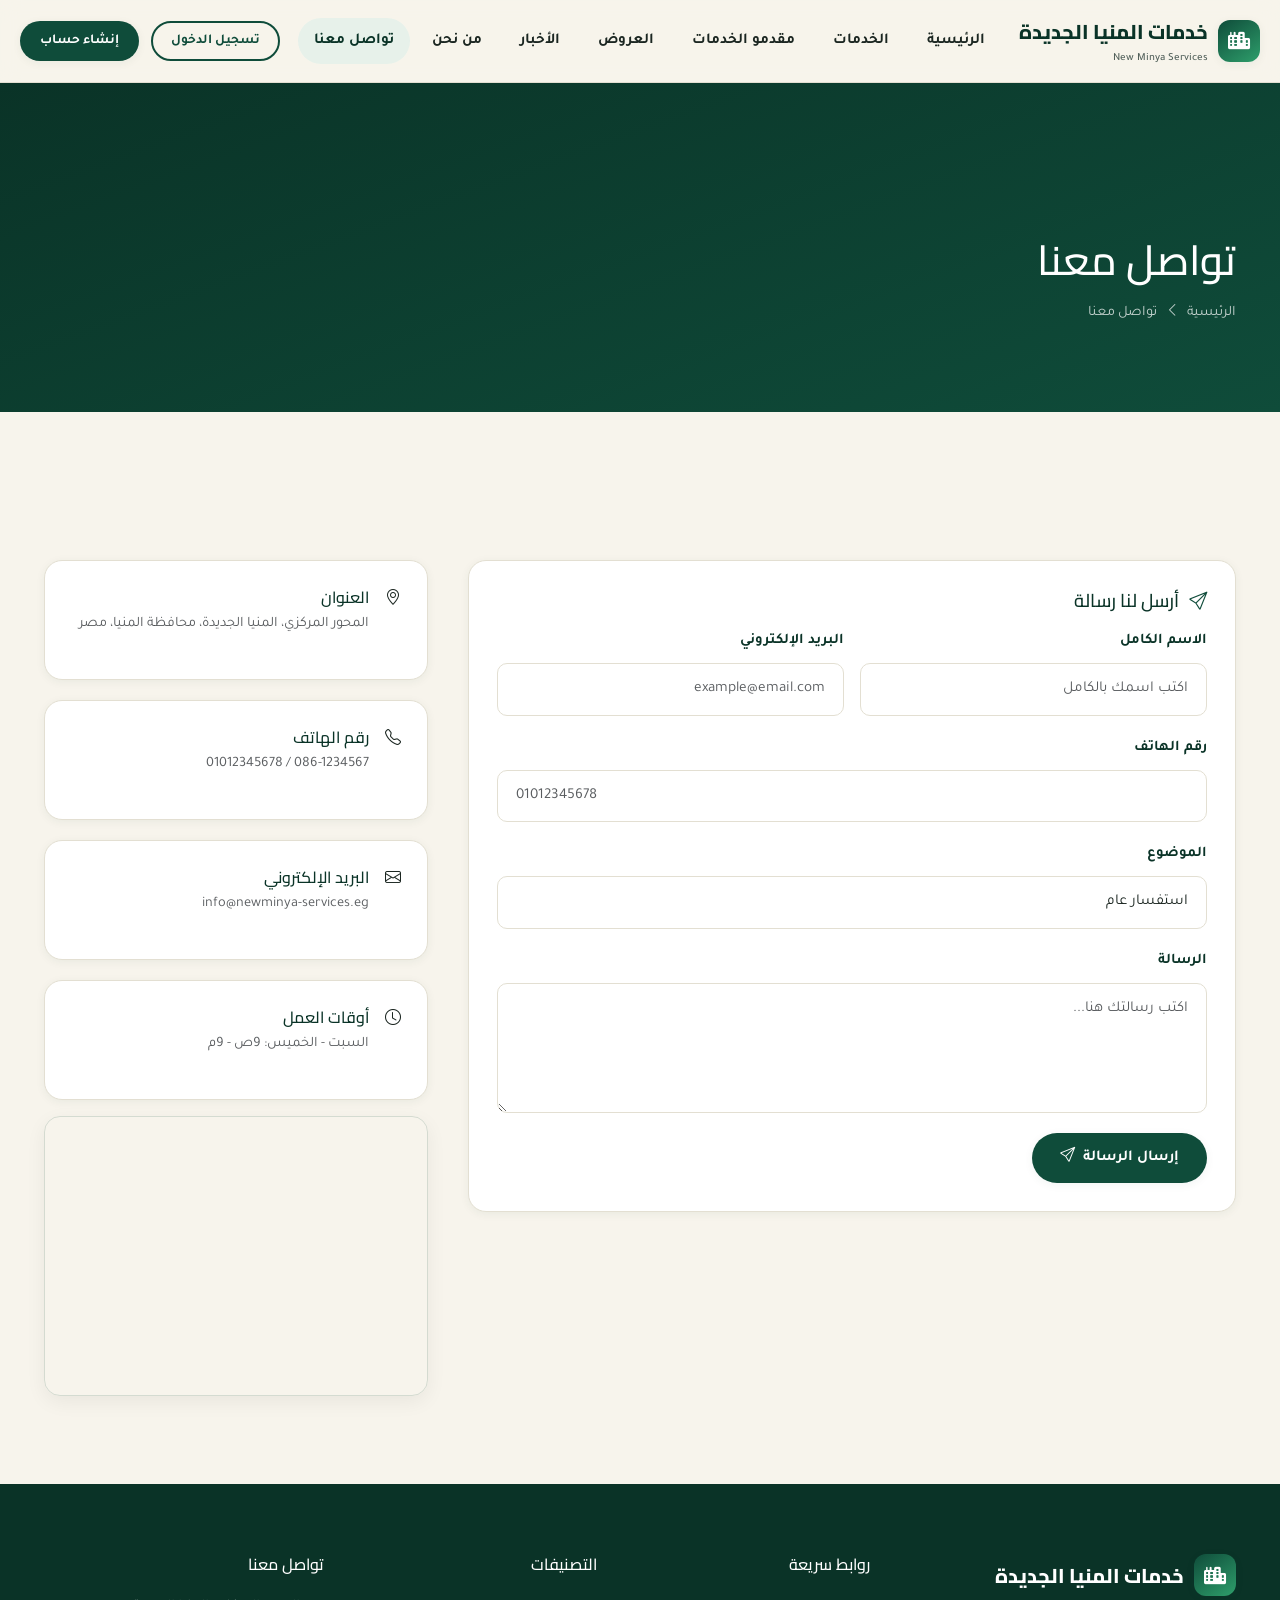
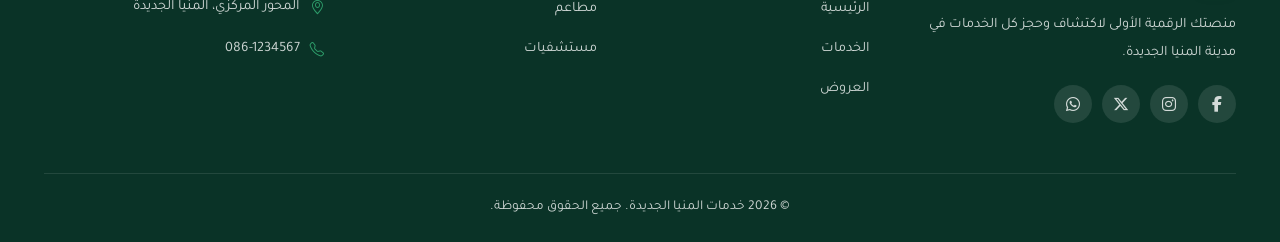
<file: contact.html>
<!DOCTYPE html>
<html lang="ar" dir="rtl">
<head>
<meta charset="UTF-8">
<meta name="viewport" content="width=device-width, initial-scale=1.0">
<title>تواصل معنا | خدمات المنيا الجديدة</title>
<link href="https://cdn.jsdelivr.net/npm/bootstrap@5.3.3/dist/css/bootstrap.min.css" rel="stylesheet">
<link rel="stylesheet" href="https://cdn.jsdelivr.net/npm/bootstrap-icons@1.11.3/font/bootstrap-icons.min.css">
<link rel="stylesheet" href="https://cdnjs.cloudflare.com/ajax/libs/font-awesome/6.5.2/css/all.min.css">
<link rel="stylesheet" href="css/style.css">
<link rel="stylesheet" href="css/responsive.css">
</head>
<body>

<div id="page-loader"><div class="loader-palm"></div></div>

<header class="site-header">
  <div class="container navbar">
    <a href="index.html" class="brand"><span class="brand-mark"><i class="fa-solid fa-city"></i></span><span>خدمات المنيا الجديدة<small>New Minya Services</small></span></a>
    <nav class="nav-links">
      <a href="index.html">الرئيسية</a>
      <a href="services.html">الخدمات</a>
      <a href="providers.html">مقدمو الخدمات</a>
      <a href="offers.html">العروض</a>
      <a href="news.html">الأخبار</a>
      <a href="about.html">من نحن</a>
      <a href="contact.html" class="active">تواصل معنا</a>
    </nav>
    <div class="nav-actions">
      <a href="login.html" class="btn btn-outline btn-sm d-none d-md-inline-flex">تسجيل الدخول</a>
      <a href="register.html" class="btn btn-primary btn-sm d-none d-md-inline-flex">إنشاء حساب</a>
      <button class="nav-toggle"><i class="bi bi-list"></i></button>
    </div>
  </div>
</header>

<section class="page-header">
  <div class="container">
    <h1>تواصل معنا</h1>
    <div class="breadcrumb"><a href="index.html">الرئيسية</a> <i class="bi bi-chevron-left"></i> <span>تواصل معنا</span></div>
  </div>
</section>

<section>
  <div class="container">
    <div class="details-info-grid">

      <div>
        <div class="info-block" data-reveal>
          <h3><i class="bi bi-send"></i> أرسل لنا رسالة</h3>
          <form id="contactForm" novalidate>
            <div class="row g-3">
              <div class="col-md-6">
                <div class="form-group">
                  <label>الاسم الكامل</label>
                  <input type="text" class="form-control" placeholder="اكتب اسمك بالكامل" required>
                </div>
              </div>
              <div class="col-md-6">
                <div class="form-group">
                  <label>البريد الإلكتروني</label>
                  <input type="email" class="form-control" placeholder="example@email.com" required>
                </div>
              </div>
            </div>
            <div class="form-group">
              <label>رقم الهاتف</label>
              <input type="tel" class="form-control" placeholder="01012345678">
            </div>
            <div class="form-group">
              <label>الموضوع</label>
              <select class="form-control">
                <option>استفسار عام</option>
                <option>مشكلة تقنية</option>
                <option>طلب انضمام كمقدم خدمة</option>
                <option>شكوى</option>
              </select>
            </div>
            <div class="form-group">
              <label>الرسالة</label>
              <textarea class="form-control" placeholder="اكتب رسالتك هنا..." required></textarea>
            </div>
            <button type="submit" class="btn btn-primary">إرسال الرسالة <i class="bi bi-send"></i></button>
          </form>
        </div>
      </div>

      <div>
        <div class="contact-info-card" data-reveal>
          <span class="icon-wrap"><i class="bi bi-geo-alt"></i></span>
          <div>
            <h4 style="font-size:1rem;margin-bottom:4px">العنوان</h4>
            <p class="text-muted" style="font-size:.9rem">المحور المركزي، المنيا الجديدة، محافظة المنيا، مصر</p>
          </div>
        </div>
        <div class="contact-info-card" data-reveal>
          <span class="icon-wrap"><i class="bi bi-telephone"></i></span>
          <div>
            <h4 style="font-size:1rem;margin-bottom:4px">رقم الهاتف</h4>
            <p class="text-muted" style="font-size:.9rem">086-1234567 / 01012345678</p>
          </div>
        </div>
        <div class="contact-info-card" data-reveal>
          <span class="icon-wrap"><i class="bi bi-envelope"></i></span>
          <div>
            <h4 style="font-size:1rem;margin-bottom:4px">البريد الإلكتروني</h4>
            <p class="text-muted" style="font-size:.9rem">info@newminya-services.eg</p>
          </div>
        </div>
        <div class="contact-info-card mb-0" data-reveal>
          <span class="icon-wrap"><i class="bi bi-clock"></i></span>
          <div>
            <h4 style="font-size:1rem;margin-bottom:4px">أوقات العمل</h4>
            <p class="text-muted" style="font-size:.9rem">السبت - الخميس: 9ص - 9م</p>
          </div>
        </div>

        <div class="map-box mt-3" data-reveal>
          <iframe
            src="https://www.google.com/maps?q=New+Minya+City,+Minya,+Egypt&hl=ar&z=13&output=embed"
            title="موقع المنيا الجديدة على الخريطة"
            width="100%" height="100%" style="border:0"
            allowfullscreen loading="lazy"
            referrerpolicy="no-referrer-when-downgrade"></iframe>
        </div>
      </div>

    </div>
  </div>
</section>

<footer class="site-footer">
  <div class="container">
    <div class="footer-grid">
      <div class="footer-brand">
        <a href="index.html" class="brand"><span class="brand-mark"><i class="fa-solid fa-city"></i></span><span>خدمات المنيا الجديدة</span></a>
        <p>منصتك الرقمية الأولى لاكتشاف وحجز كل الخدمات في مدينة المنيا الجديدة.</p>
        <div class="social-icons"><a href="#"><i class="fa-brands fa-facebook-f"></i></a><a href="#"><i class="fa-brands fa-instagram"></i></a><a href="#"><i class="fa-brands fa-x-twitter"></i></a><a href="#"><i class="fa-brands fa-whatsapp"></i></a></div>
      </div>
      <div class="footer-col"><h5>روابط سريعة</h5><ul><li><a href="index.html">الرئيسية</a></li><li><a href="services.html">الخدمات</a></li><li><a href="offers.html">العروض</a></li></ul></div>
      <div class="footer-col"><h5>التصنيفات</h5><ul><li><a href="services.html">مطاعم</a></li><li><a href="services.html">مستشفيات</a></li></ul></div>
      <div class="footer-col">
        <h5>تواصل معنا</h5>
        <div class="contact-line"><i class="bi bi-geo-alt"></i><span>المحور المركزي، المنيا الجديدة</span></div>
        <div class="contact-line"><i class="bi bi-telephone"></i><span>086-1234567</span></div>
      </div>
    </div>
    <div class="footer-bottom">&copy; 2026 خدمات المنيا الجديدة. جميع الحقوق محفوظة.</div>
  </div>
</footer>

<button class="back-to-top"><i class="bi bi-arrow-up"></i></button>

<script src="https://cdn.jsdelivr.net/npm/bootstrap@5.3.3/dist/js/bootstrap.bundle.min.js"></script>
<script src="js/main.js"></script>
<script>
  document.getElementById('contactForm')?.addEventListener('submit', function(e){
    e.preventDefault();
    this.reset();
    alert('تم إرسال رسالتك بنجاح! سنقوم بالرد عليك في أقرب وقت ممكن.');
  });
</script>
</body>
</html>
</file>
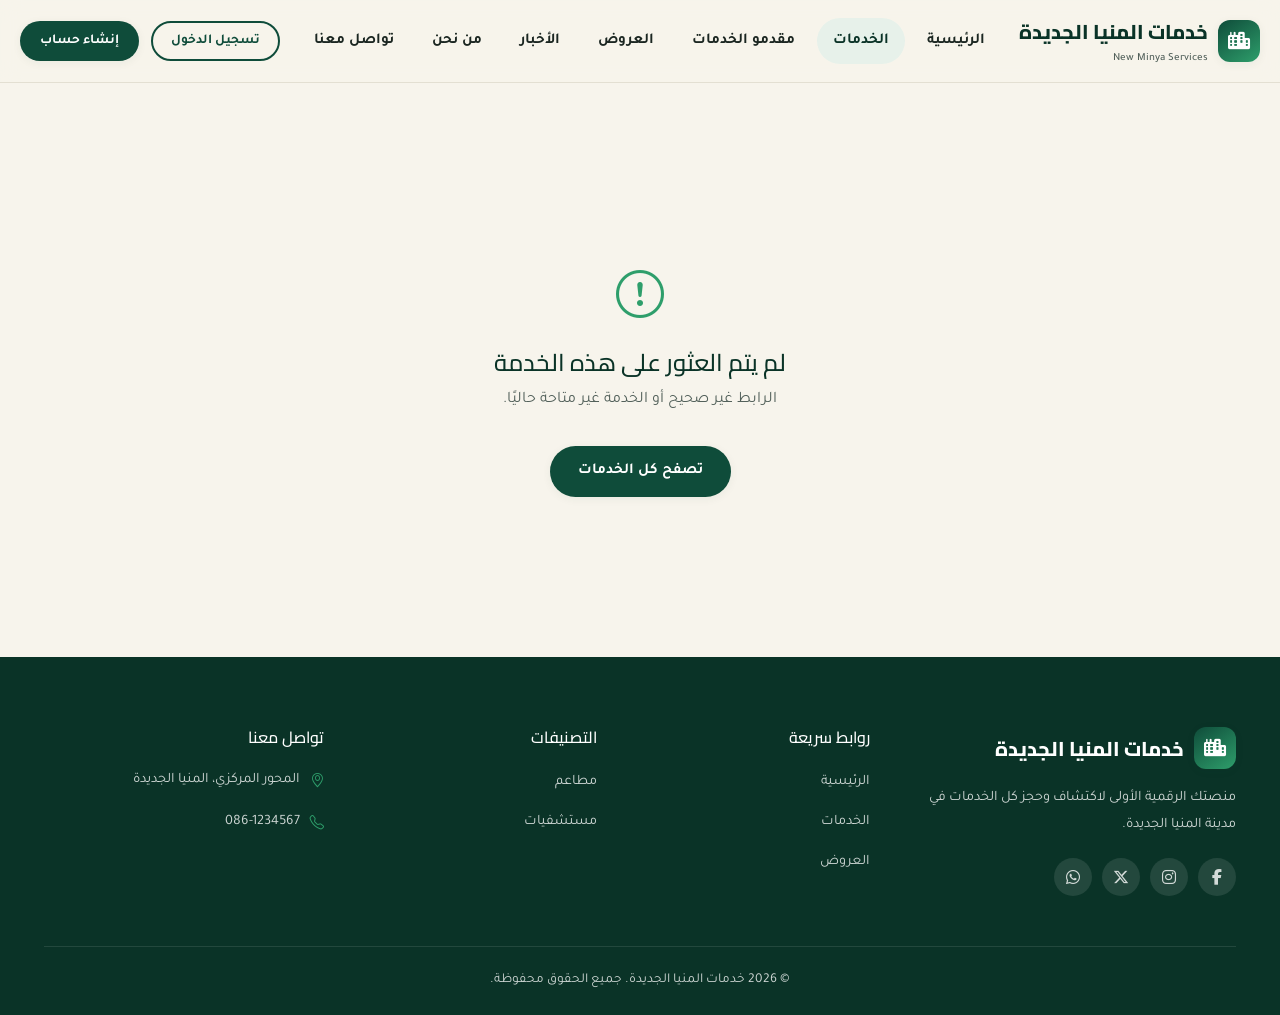
<file: service-details.html>
<!DOCTYPE html>
<html lang="ar" dir="rtl">
<head>
<meta charset="UTF-8">
<meta name="viewport" content="width=device-width, initial-scale=1.0">
<!-- الملف القديم: service-details.html، السطر 6 — كان فيه عنوان ثابت "مطعم النيل الذهبي | تفاصيل الخدمة" -->
<!-- استُبدل بعنوان افتراضي، ويُحدَّث ديناميكيًا بواسطة js/service-details.js حسب المكان المطلوب -->
<title>تفاصيل الخدمة | خدمات المنيا الجديدة</title>

<link href="https://cdn.jsdelivr.net/npm/bootstrap@5.3.3/dist/css/bootstrap.min.css" rel="stylesheet">
<link rel="stylesheet" href="https://cdn.jsdelivr.net/npm/bootstrap-icons@1.11.3/font/bootstrap-icons.min.css">
<link rel="stylesheet" href="https://cdnjs.cloudflare.com/ajax/libs/font-awesome/6.5.2/css/all.min.css">
<link rel="stylesheet" href="css/style.css">
<link rel="stylesheet" href="css/responsive.css">
</head>
<body>

<div id="page-loader"><div class="loader-palm"></div></div>

<header class="site-header">
  <div class="container navbar">
    <a href="index.html" class="brand"><span class="brand-mark"><i class="fa-solid fa-city"></i></span><span>خدمات المنيا الجديدة<small>New Minya Services</small></span></a>
    <nav class="nav-links">
      <a href="index.html">الرئيسية</a>
      <a href="services.html" class="active">الخدمات</a>
      <a href="providers.html">مقدمو الخدمات</a>
      <a href="offers.html">العروض</a>
      <a href="news.html">الأخبار</a>
      <a href="about.html">من نحن</a>
      <a href="contact.html">تواصل معنا</a>
    </nav>
    <div class="nav-actions">
      <a href="login.html" class="btn btn-outline btn-sm d-none d-md-inline-flex">تسجيل الدخول</a>
      <a href="register.html" class="btn btn-primary btn-sm d-none d-md-inline-flex">إنشاء حساب</a>
      <button class="nav-toggle"><i class="bi bi-list"></i></button>
    </div>
  </div>
</header>

<!-- تمت إضافة id="detailsRoot" هنا كحاوية رئيسية يتحقق منها js/service-details.js
     قبل تعبئة الصفحة، ولعرض رسالة "الخدمة غير موجودة" عند id غير صحيح في الرابط -->
<div id="detailsRoot">

<section style="padding-top:110px 0 0">
  <div class="container">
    <!-- الملف القديم: service-details.html، السطر 43 — كان فيه نص breadcrumb ثابت "مطعم النيل الذهبي" -->
    <!-- استُبدل بـ span فارغ id="breadcrumbName" يملأه js/service-details.js باسم المكان الحالي -->
    <div class="breadcrumb" style="color:var(--color-ink-soft);margin-bottom:20px">
      <a href="index.html" class="text-primary">الرئيسية</a> <i class="bi bi-chevron-left"></i>
      <a href="services.html" class="text-primary">الخدمات</a> <i class="bi bi-chevron-left"></i>
      <span id="breadcrumbName">...</span>
    </div>

    <!-- الملف القديم: service-details.html، السطر 47 — كانت صورة الهيدر ثابتة (src وalt لمطعم النيل الذهبي) -->
    <!-- استُبدلت بـ img فارغة id="detailsHeroImg" يملأها js/service-details.js حسب المكان الحالي -->
    <div class="details-hero">
      <img id="detailsHeroImg" src="" alt="">
    </div>

    <!-- الملف القديم: service-details.html، الأسطر 50-62 — كانت بطاقة العنوان
         (التصنيف، الاسم، التقييم، وزر الحجز بـ data-service-name ثابت) بالكامل لمطعم النيل الذهبي -->
    <!-- استُبدلت بعناصر فارغة (badge/name/rating) وزر حجز بدون data-service-name ثابت،
         يملأها js/service-details.js حسب المكان الحالي -->
    <div class="details-card">
      <div>
        <span class="card-badge" id="detailsBadge" style="position:static;display:inline-block;margin-bottom:10px"></span>
        <h1 id="detailsName" style="font-size:1.7rem;margin-bottom:6px"></h1>
        <div id="detailsRating" data-rating="0" style="color:#F4C542;font-size:.95rem"></div>
      </div>
      <div class="d-flex gap-2">
        <button class="btn btn-outline btn-sm"><i class="bi bi-heart"></i> حفظ</button>
        <button class="btn btn-primary" data-open-booking>
          <i class="bi bi-calendar-check"></i> احجز الخدمة الآن
        </button>
      </div>
    </div>
  </div>
</section>

<section style="padding-top:20px">
  <div class="container">
    <div class="details-info-grid">

      <!-- العمود الرئيسي -->
      <div>
        <div class="info-block" data-reveal>
          <h3><i class="bi bi-card-text"></i> نبذة عن الخدمة</h3>
          <!-- الملف القديم: service-details.html، الأسطر 74-84 — كانت فقرة "نبذة عن الخدمة"
               وصور المعرض الأربع ثابتة بالكامل لمطعم النيل الذهبي -->
          <!-- استُبدلت بفقرة فارغة id="detailsDescription" وحاوية صور id="detailsGallery"،
               يملأهما js/service-details.js من نبذة وصور المكان الحالي -->
          <p class="text-muted" id="detailsDescription"></p>
          <div class="gallery-thumbs" id="detailsGallery">
            <img src="" alt="">
            <img src="" alt="">
            <img src="" alt="">
            <img src="" alt="">
          </div>
        </div>

        <div class="info-block" data-reveal>
          <h3><i class="bi bi-star"></i> تقييمات العملاء</h3>
          <div class="d-flex flex-column gap-3">
            <div class="info-row">
              <span class="icon-wrap"><i class="bi bi-person"></i></span>
              <div>
                <strong>أحمد سامي</strong>
                <div style="color:#F4C542;font-size:.85rem"><i class="bi bi-star-fill"></i><i class="bi bi-star-fill"></i><i class="bi bi-star-fill"></i><i class="bi bi-star-fill"></i><i class="bi bi-star-fill"></i></div>
                <span>مكان راقٍ وتجربة رائعة، الخدمة سريعة والأسعار مناسبة.</span>
              </div>
            </div>
            <div class="info-row">
              <span class="icon-wrap"><i class="bi bi-person"></i></span>
              <div>
                <strong>مروة عبد الله</strong>
                <div style="color:#F4C542;font-size:.85rem"><i class="bi bi-star-fill"></i><i class="bi bi-star-fill"></i><i class="bi bi-star-fill"></i><i class="bi bi-star-fill"></i><i class="bi bi-star"></i></div>
                <span>تعامل محترم وجودة خدمة مناسبة جدًا، أنصح بالتجربة.</span>
              </div>
            </div>
          </div>
        </div>

        <div class="info-block mb-0" data-reveal>
          <h3><i class="bi bi-geo-alt"></i> الموقع على الخريطة</h3>
          <div class="map-placeholder">
            <i class="bi bi-map"></i>
            <span>خريطة تفاعلية — Google Map Placeholder</span>
          </div>
        </div>
      </div>

      <!-- الشريط الجانبي -->
      <div>
        <div class="sticky-side">
          <div class="info-block" data-reveal>
            <h3><i class="bi bi-info-circle"></i> معلومات الخدمة</h3>
            <!-- الملف القديم: service-details.html، الأسطر 125، 129، 133، 137 — كانت قيم
                 العنوان ورقم الهاتف وساعات العمل ومتوسط السعر ثابتة لمطعم النيل الذهبي -->
            <!-- استُبدلت بعناصر span فارغة (id لكل قيمة)، يملأها js/service-details.js
                 من بيانات المكان الحالي، وتسمية السعر (priceLabel) أصبحت متغيرة أيضًا -->
            <div class="info-row">
              <span class="icon-wrap"><i class="bi bi-geo-alt"></i></span>
              <div><strong>العنوان</strong><span id="detailsAddress"></span></div>
            </div>
            <div class="info-row">
              <span class="icon-wrap"><i class="bi bi-telephone"></i></span>
              <div><strong>رقم الهاتف</strong><span id="detailsPhone"></span></div>
            </div>
            <div class="info-row">
              <span class="icon-wrap"><i class="bi bi-clock"></i></span>
              <div><strong>ساعات العمل</strong><span id="detailsHours"></span></div>
            </div>
            <div class="info-row">
              <span class="icon-wrap"><i class="bi bi-cash-coin"></i></span>
              <div><strong id="detailsPriceLabel"></strong><span id="detailsPriceValue"></span></div>
            </div>
          </div>

          <button class="btn btn-primary btn-block" data-open-booking>
            <i class="bi bi-calendar-check"></i> احجز الخدمة الآن
          </button>
        </div>
      </div>

    </div>
  </div>
</section>

</div><!-- /#detailsRoot -->

<footer class="site-footer">
  <div class="container">
    <div class="footer-grid">
      <div class="footer-brand">
        <a href="index.html" class="brand"><span class="brand-mark"><i class="fa-solid fa-city"></i></span><span>خدمات المنيا الجديدة</span></a>
        <p>منصتك الرقمية الأولى لاكتشاف وحجز كل الخدمات في مدينة المنيا الجديدة.</p>
        <div class="social-icons"><a href="#"><i class="fa-brands fa-facebook-f"></i></a><a href="#"><i class="fa-brands fa-instagram"></i></a><a href="#"><i class="fa-brands fa-x-twitter"></i></a><a href="#"><i class="fa-brands fa-whatsapp"></i></a></div>
      </div>
      <div class="footer-col"><h5>روابط سريعة</h5><ul><li><a href="index.html">الرئيسية</a></li><li><a href="services.html">الخدمات</a></li><li><a href="offers.html">العروض</a></li></ul></div>
      <div class="footer-col"><h5>التصنيفات</h5><ul><li><a href="services.html">مطاعم</a></li><li><a href="services.html">مستشفيات</a></li></ul></div>
      <div class="footer-col">
        <h5>تواصل معنا</h5>
        <div class="contact-line"><i class="bi bi-geo-alt"></i><span>المحور المركزي، المنيا الجديدة</span></div>
        <div class="contact-line"><i class="bi bi-telephone"></i><span>086-1234567</span></div>
      </div>
    </div>
    <div class="footer-bottom">&copy; 2026 خدمات المنيا الجديدة. جميع الحقوق محفوظة.</div>
  </div>
</footer>

<button class="back-to-top"><i class="bi bi-arrow-up"></i></button>

<div class="modal-overlay" id="bookingModal">
  <div class="modal-box">
    <div id="bookingFormStep">
      <div class="modal-head">
        <h3>احجز خدمتك الآن</h3>
        <button class="modal-close" data-close-booking><i class="bi bi-x-lg"></i></button>
      </div>
      <form id="bookingForm" novalidate>
        <div class="form-group"><label>الاسم الكامل</label><input type="text" id="bookingName" class="form-control" placeholder="اكتب اسمك بالكامل"><span class="form-error">برجاء إدخال اسم صحيح (3 أحرف على الأقل)</span></div>
        <div class="form-group"><label>رقم الهاتف</label><input type="tel" id="bookingPhone" class="form-control" placeholder="01012345678"><span class="form-error">رقم الهاتف غير صحيح</span></div>
        <div class="form-group">
          <label>اختر الخدمة</label>
          <!-- الملف القديم: service-details.html، الأسطر 185-188 — كانت قائمة الخدمات في نافذة
               الحجز تحتوي على خيار واحد ثابت فقط (مطعم النيل الذهبي) -->
          <!-- استُبدلت بقائمة فارغة id="bookingService"، يملأها js/service-details.js
               بكل الخدمات من servicesData، مع تحديد الخدمة الحالية تلقائيًا -->
          <select id="bookingService" class="form-control">
            <option value="">-- اختر الخدمة --</option>
          </select>
          <span class="form-error">برجاء اختيار الخدمة</span>
        </div>
        <div class="row g-3">
          <div class="col-6"><div class="form-group"><label>التاريخ</label><input type="date" id="bookingDate" class="form-control"><span class="form-error">برجاء اختيار التاريخ</span></div></div>
          <div class="col-6"><div class="form-group"><label>الوقت</label><input type="time" id="bookingTime" class="form-control"><span class="form-error">برجاء اختيار الوقت</span></div></div>
        </div>
        <button type="submit" class="btn btn-primary btn-block mt-2">تأكيد الحجز</button>
      </form>
    </div>
    <div id="bookingSuccessStep" class="success-box" style="display:none">
      <div class="success-icon"><i class="bi bi-check-lg"></i></div>
      <h4>تم الحجز بنجاح!</h4>
      <p>سنتواصل معك قريبًا لتأكيد موعد الحجز. شكرًا لاستخدامك خدمات المنيا الجديدة.</p>
      <button class="btn btn-outline" data-close-booking>إغلاق</button>
    </div>
  </div>
</div>

<script src="https://cdn.jsdelivr.net/npm/bootstrap@5.3.3/dist/js/bootstrap.bundle.min.js"></script>
<!-- تمت إضافة هذين السطرين (services-data.js و service-details.js) قبل main.js عمدًا،
     حتى تُملأ بيانات المكان (بما فيها data-rating) قبل أن يقوم main.js بتحويلها لنجوم -->
<script src="js/services-data.js"></script>
<script src="js/service-details.js"></script>
<script src="js/main.js"></script>
<script src="js/booking.js"></script>
</body>
</html>
</file>
<file: css/style.css>
/* ==========================================================================
   خدمات المنيا الجديدة - Main Stylesheet
   نظام تصميم: أخضر النخيل + رمل صحراوي + لمسة ذهبية تراثية
   ========================================================================== */

@import url('https://fonts.googleapis.com/css2?family=Cairo:wght@500;600;700;800;900&family=Tajawal:wght@300;400;500;700;900&display=swap');

/* ---------- 1. Design Tokens ---------- */
:root{
  /* الألوان */
  --color-primary:      #0F4C3A;   /* أخضر نخيلي غامق */
  --color-primary-dark: #0A3327;
  --color-primary-light:#2E9E6B;   /* أخضر نضارة */
  --color-primary-tint: #E7F1EA;   /* أخضر فاتح جدًا للخلفيات */
  --color-sand:         #F7F4EC;   /* رمل دافئ */
  --color-sand-dark:    #EFE9D8;
  --color-ink:          #1B2621;   /* نص أساسي */
  --color-ink-soft:     #52605A;   /* نص ثانوي */
  --color-gold:         #B8903D;   /* لمسة تراثية */
  --color-white:        #FFFFFF;
  --color-border:       #E3DFD2;
  --color-danger:       #C1462F;

  /* المسافات وقياسات */
  --radius-sm: 10px;
  --radius-md: 18px;
  --radius-lg: 28px;
  --shadow-sm: 0 2px 10px rgba(15,76,58,.06);
  --shadow-md: 0 12px 32px rgba(15,76,58,.10);
  --shadow-lg: 0 24px 60px rgba(15,76,58,.16);

  /* الخطوط */
  --font-display: 'Cairo', sans-serif;
  --font-body: 'Tajawal', sans-serif;

  --container-max: 1240px;
  --transition: .35s cubic-bezier(.4,0,.2,1);
}

/* ---------- 2. Reset & Base ---------- */
*,*::before,*::after{ box-sizing:border-box; margin:0; padding:0; }
html{ scroll-behavior:smooth; }
body{
  font-family: var(--font-body);
  color: var(--color-ink);
  background: var(--color-sand);
  direction: rtl;
  text-align: right;
  line-height:1.75;
  overflow-x:hidden;
}
img{ max-width:100%; display:block; }
a{ text-decoration:none; color:inherit; }
ul{ list-style:none; }
button{ font-family:inherit; cursor:pointer; border:none; background:none; }
h1,h2,h3,h4,h5{ font-family:var(--font-display); color:var(--color-primary-dark); line-height:1.3; }
.container{ width:100%; max-width:var(--container-max); margin-inline:auto; padding-inline:24px; }

::selection{ background:var(--color-primary-light); color:#fff; }

/* شريط تمرير مخصص */
::-webkit-scrollbar{ width:10px; }
::-webkit-scrollbar-track{ background:var(--color-sand-dark); }
::-webkit-scrollbar-thumb{ background:var(--color-primary-light); border-radius:10px; }

/* ---------- 3. Loading Animation ---------- */
#page-loader{
  position:fixed; inset:0; z-index:9999;
  background:var(--color-primary-dark);
  display:flex; align-items:center; justify-content:center;
  transition: opacity .6s ease, visibility .6s ease;
}
#page-loader.loaded{ opacity:0; visibility:hidden; }
.loader-palm{
  width:64px; height:64px; border:4px solid rgba(255,255,255,.25);
  border-top-color:#fff; border-radius:50%;
  animation:spin 0.9s linear infinite;
}
@keyframes spin{ to{ transform:rotate(360deg); } }

/* ---------- 4. Eyebrow / Section Heading ---------- */
.eyebrow{
  display:inline-flex; align-items:center; gap:10px;
  font-family:var(--font-display); font-weight:700; font-size:.85rem;
  color:var(--color-primary); letter-spacing:.5px;
  background:var(--color-primary-tint);
  padding:6px 16px; border-radius:50px; margin-bottom:16px;
}
.eyebrow::before{
  content:''; width:8px; height:8px; border-radius:50%;
  background:var(--color-gold); flex-shrink:0;
}
.section-heading{ max-width:640px; margin-bottom:44px; }
.section-heading h2{ font-size:clamp(1.7rem,3vw,2.4rem); font-weight:800; margin-bottom:12px; }
.section-heading p{ color:var(--color-ink-soft); font-size:1.05rem; }
.section-heading.center{ margin-inline:auto; text-align:center; }

section{ padding:88px 0; }

/* فاصل نخلي زخرفي (العنصر المميز) */
.frond-divider{ display:flex; align-items:center; justify-content:center; margin:8px 0 40px; opacity:.85; }
.frond-divider svg{ width:120px; height:28px; }

/* ---------- 5. Navbar ---------- */
.site-header{
  position:sticky; top:0; z-index:1000;
  background:rgba(247,244,236,.9);
  backdrop-filter:blur(10px);
  border-bottom:1px solid var(--color-border);
  transition: box-shadow var(--transition);
}
.site-header.scrolled{ box-shadow:var(--shadow-sm); }
.navbar{ display:flex; align-items:center; justify-content:space-between; padding:14px 0; }
.brand{ display:flex; align-items:center; gap:10px; font-family:var(--font-display); font-weight:800; font-size:1.25rem; color:var(--color-primary-dark); }
.brand .brand-mark{
  width:42px; height:42px; border-radius:12px;
  background:linear-gradient(145deg,var(--color-primary),var(--color-primary-light));
  display:flex; align-items:center; justify-content:center; color:#fff; font-size:1.1rem;
  box-shadow:var(--shadow-sm);
}
.brand small{ display:block; font-family:var(--font-body); font-weight:500; font-size:.68rem; color:var(--color-ink-soft); }

.nav-links{ display:flex; align-items:center; gap:6px; }
.nav-links a{
  padding:10px 16px; font-weight:600; font-size:.95rem; color:var(--color-ink);
  border-radius:50px; transition:var(--transition);
  position:relative;
}
.nav-links a:hover, .nav-links a.active{ background:var(--color-primary-tint); color:var(--color-primary-dark); }

.nav-actions{ display:flex; align-items:center; gap:12px; }
.btn{
  display:inline-flex; align-items:center; justify-content:center; gap:8px;
  padding:12px 26px; border-radius:50px; font-weight:700; font-size:.95rem;
  transition:var(--transition); white-space:nowrap; border:2px solid transparent;
}
.btn-primary{ background:var(--color-primary); color:#fff; box-shadow:var(--shadow-sm); }
.btn-primary:hover{ background:var(--color-primary-dark); transform:translateY(-2px); box-shadow:var(--shadow-md); }
.btn-outline{ border-color:var(--color-primary); color:var(--color-primary); }
.btn-outline:hover{ background:var(--color-primary); color:#fff; }
.btn-gold{ background:var(--color-gold); color:#fff; }
.btn-gold:hover{ background:#9c7830; transform:translateY(-2px); }
.btn-light{ background:#fff; color:var(--color-primary-dark); box-shadow:var(--shadow-sm); }
.btn-light:hover{ background:var(--color-primary-tint); }
.btn-sm{ padding:8px 18px; font-size:.85rem; }
.btn-block{ width:100%; }

.nav-toggle{ display:none; font-size:1.5rem; color:var(--color-primary-dark); }

/* ---------- 6. Hero ---------- */
.hero{
  position:relative; min-height:88vh; display:flex; align-items:center;
  color:#fff; overflow:hidden;
}
.hero-bg{
  position:absolute; inset:0; background-size:cover; background-position:center;
  transform:scale(1.05);
}
.hero-bg::after{
  content:''; position:absolute; inset:0;
  background:linear-gradient(180deg, rgba(10,51,39,.75) 0%, rgba(10,51,39,.55) 45%, rgba(10,51,39,.92) 100%);
}
.hero-content{ position:relative; z-index:2; max-width:760px; padding-top:40px; }
.hero-content .eyebrow{ background:rgba(255,255,255,.12); color:#fff; backdrop-filter:blur(6px); }
.hero-content .eyebrow::before{ background:var(--color-gold); }
.hero-content h1{
  font-size:clamp(2.2rem,5vw,3.6rem); color:#fff; font-weight:900; margin-bottom:18px;
}
.hero-content h1 span{ color:#B7E4C7; }
.hero-content p{ font-size:1.15rem; color:rgba(255,255,255,.88); max-width:560px; margin-bottom:34px; }
.hero-actions{ display:flex; gap:16px; flex-wrap:wrap; }

/* شريط بحث عائم أسفل الهيرو - العنصر المميز */
.hero-search{
  position:relative; z-index:3; margin-top:-46px;
  background:#fff; border-radius:var(--radius-lg); box-shadow:var(--shadow-lg);
  padding:14px; display:flex; gap:10px; flex-wrap:wrap; align-items:center;
}
.hero-search select, .hero-search input{
  border:none; background:var(--color-sand); border-radius:var(--radius-md);
  padding:14px 18px; font-family:inherit; font-size:.95rem; color:var(--color-ink); flex:1; min-width:150px;
}
.hero-search select:focus, .hero-search input:focus{ outline:2px solid var(--color-primary-light); }
.hero-stats{ position:relative; z-index:2; display:flex; gap:40px; margin-top:56px; flex-wrap:wrap; }
.hero-stats div strong{ display:block; font-family:var(--font-display); font-size:1.8rem; font-weight:800; color:#fff; }
.hero-stats div span{ color:rgba(255,255,255,.75); font-size:.9rem; }

/* ---------- 7. Cards - الخدمات ---------- */
.grid{ display:grid; gap:28px; }
.grid-4{ grid-template-columns:repeat(4,1fr); }
.grid-3{ grid-template-columns:repeat(3,1fr); }
.grid-2{ grid-template-columns:repeat(2,1fr); }

.service-card{
  background:#fff; border-radius:var(--radius-md); overflow:hidden;
  box-shadow:var(--shadow-sm); transition:var(--transition); border:1px solid var(--color-border);
  display:flex; flex-direction:column;
}
.service-card:hover{ transform:translateY(-8px); box-shadow:var(--shadow-lg); border-color:transparent; }
.service-card .card-img{ position:relative; height:190px; overflow:hidden; }
.service-card .card-img img{ width:100%; height:100%; object-fit:cover; transition:transform .6s ease; }
.service-card:hover .card-img img{ transform:scale(1.1); }
.card-badge{
  position:absolute; top:14px; right:14px; background:rgba(255,255,255,.92);
  padding:5px 14px; border-radius:50px; font-size:.78rem; font-weight:700; color:var(--color-primary-dark);
}
.card-rating{
  position:absolute; top:14px; left:14px; background:var(--color-primary-dark);
  color:#fff; padding:5px 12px; border-radius:50px; font-size:.78rem; font-weight:700;
  display:flex; align-items:center; gap:4px;
}
.card-rating i{ color:#F4C542; }
.card-body{ padding:22px; display:flex; flex-direction:column; gap:10px; flex:1; }
.card-body h3{ font-size:1.15rem; font-weight:700; }
.card-body p{ color:var(--color-ink-soft); font-size:.92rem; flex:1; }
.card-meta{ display:flex; align-items:center; gap:8px; color:var(--color-ink-soft); font-size:.85rem; }
.card-meta i{ color:var(--color-primary); }
.card-footer{ display:flex; align-items:center; justify-content:space-between; padding-top:10px; border-top:1px dashed var(--color-border); margin-top:6px; }

/* شريحة تصنيف عائمة على الصورة (طي الورقة - Signature) */
.leaf-fold{
  position:absolute; bottom:0; left:0; width:0; height:0;
  border-style:solid; border-width:0 0 34px 34px;
  border-color:transparent transparent var(--color-primary) transparent;
}

/* ---------- 8. Category chips (الصفحة الرئيسية) ---------- */
.categories-strip{ display:flex; gap:16px; flex-wrap:wrap; justify-content:center; }
.category-chip{
  display:flex; flex-direction:column; align-items:center; gap:10px;
  padding:26px 20px; background:#fff; border-radius:var(--radius-md);
  border:1px solid var(--color-border); min-width:130px; flex:1;
  transition:var(--transition); text-align:center;
}
.category-chip:hover{ background:var(--color-primary); color:#fff; transform:translateY(-6px); box-shadow:var(--shadow-md); }
.category-chip .icon-wrap{
  width:56px; height:56px; border-radius:16px; background:var(--color-primary-tint);
  display:flex; align-items:center; justify-content:center; font-size:1.4rem; color:var(--color-primary);
  transition:var(--transition);
}
.category-chip:hover .icon-wrap{ background:rgba(255,255,255,.18); color:#fff; }
.category-chip span{ font-weight:700; font-size:.92rem; }

/* ---------- 9. About / Why us ---------- */
.feature-row{ display:flex; gap:20px; align-items:flex-start; }
.feature-row .icon-wrap{
  width:54px; height:54px; border-radius:14px; background:var(--color-primary-tint);
  display:flex; align-items:center; justify-content:center; color:var(--color-primary); font-size:1.3rem; flex-shrink:0;
}
.feature-row h4{ font-size:1.05rem; margin-bottom:6px; }
.feature-row p{ color:var(--color-ink-soft); font-size:.92rem; }

.split-section{ display:grid; grid-template-columns:1fr 1fr; gap:60px; align-items:center; }
.split-media{ position:relative; border-radius:var(--radius-lg); overflow:hidden; box-shadow:var(--shadow-md); }
.split-media img{ width:100%; height:460px; object-fit:cover; }
.floating-stat{
  position:absolute; bottom:24px; left:24px; background:#fff; padding:18px 24px;
  border-radius:var(--radius-md); box-shadow:var(--shadow-lg); display:flex; align-items:center; gap:14px;
}
.floating-stat strong{ display:block; font-family:var(--font-display); font-size:1.5rem; color:var(--color-primary-dark); }
.floating-stat span{ font-size:.8rem; color:var(--color-ink-soft); }

/* ---------- 10. Testimonials / Providers ---------- */
.provider-card{
  background:#fff; border-radius:var(--radius-md); padding:28px; text-align:center;
  box-shadow:var(--shadow-sm); border:1px solid var(--color-border); transition:var(--transition);
}
.provider-card:hover{ box-shadow:var(--shadow-md); transform:translateY(-6px); }
.provider-avatar{
  width:92px; height:92px; border-radius:50%; overflow:hidden; margin:0 auto 16px;
  border:4px solid var(--color-primary-tint);
}
.provider-avatar img{ width:100%; height:100%; object-fit:cover; }
.provider-card h4{ font-size:1.05rem; margin-bottom:4px; }
.provider-card .provider-type{ color:var(--color-primary); font-weight:700; font-size:.85rem; margin-bottom:12px; }
.provider-stats{ display:flex; justify-content:center; gap:22px; margin:16px 0; padding:16px 0; border-top:1px dashed var(--color-border); border-bottom:1px dashed var(--color-border); }
.provider-stats div strong{ display:block; font-family:var(--font-display); color:var(--color-primary-dark); }
.provider-stats div span{ font-size:.78rem; color:var(--color-ink-soft); }

/* ---------- 11. Offers / News ---------- */
.offer-card{
  position:relative; border-radius:var(--radius-lg); overflow:hidden; min-height:340px;
  display:flex; align-items:flex-end; color:#fff; box-shadow:var(--shadow-sm); transition:var(--transition);
}
.offer-card:hover{ box-shadow:var(--shadow-lg); transform:translateY(-6px); }
.offer-card img{ position:absolute; inset:0; width:100%; height:100%; object-fit:cover; z-index:0; }
.offer-card::after{ content:''; position:absolute; inset:0; background:linear-gradient(0deg, rgba(10,51,39,.92) 10%, rgba(10,51,39,.15) 70%); }
.offer-discount{
  position:absolute; top:18px; right:18px; z-index:2; background:var(--color-gold);
  padding:8px 16px; border-radius:50px; font-weight:800; font-size:.9rem;
}
.offer-body{ position:relative; z-index:2; padding:26px; }
.offer-body h3{ color:#fff; font-size:1.25rem; margin-bottom:8px; }
.offer-expiry{ font-size:.8rem; color:#E7F1EA; margin-bottom:14px; display:flex; align-items:center; gap:6px; }

.news-card{ background:#fff; border-radius:var(--radius-md); overflow:hidden; box-shadow:var(--shadow-sm); border:1px solid var(--color-border); transition:var(--transition); }
.news-card:hover{ box-shadow:var(--shadow-md); transform:translateY(-6px); }
.news-card .news-img{ height:200px; overflow:hidden; }
.news-card .news-img img{ width:100%; height:100%; object-fit:cover; transition:transform .6s; }
.news-card:hover .news-img img{ transform:scale(1.08); }
.news-card .news-body{ padding:22px; }
.news-date{ display:inline-flex; align-items:center; gap:6px; color:var(--color-primary); font-size:.8rem; font-weight:700; margin-bottom:10px; }
.news-card h3{ font-size:1.08rem; margin-bottom:10px; }
.news-card p{ color:var(--color-ink-soft); font-size:.9rem; }

/* ---------- 12. CTA banner ---------- */
.cta-banner{
  background:linear-gradient(120deg, var(--color-primary-dark), var(--color-primary));
  border-radius:var(--radius-lg); padding:60px; color:#fff; text-align:center;
  position:relative; overflow:hidden;
}
.cta-banner h2{ color:#fff; font-size:clamp(1.5rem,3vw,2.1rem); margin-bottom:14px; }
.cta-banner p{ color:rgba(255,255,255,.85); max-width:520px; margin:0 auto 28px; }
.cta-actions{ display:flex; gap:16px; justify-content:center; flex-wrap:wrap; }

/* ---------- 13. Footer ---------- */
.site-footer{ background:var(--color-primary-dark); color:rgba(255,255,255,.8); padding-top:70px; }
.footer-grid{ display:grid; grid-template-columns:1.4fr 1fr 1fr 1.2fr; gap:40px; padding-bottom:50px; }
.footer-brand .brand{ color:#fff; margin-bottom:16px; }
.footer-brand p{ font-size:.9rem; line-height:1.9; margin-bottom:18px; }
.social-icons{ display:flex; gap:10px; }
.social-icons a{
  width:38px; height:38px; border-radius:50%; background:rgba(255,255,255,.1);
  display:flex; align-items:center; justify-content:center; transition:var(--transition);
}
.social-icons a:hover{ background:var(--color-primary-light); transform:translateY(-3px); }
.footer-col h5{ color:#fff; font-family:var(--font-display); font-size:1rem; margin-bottom:20px; }
.footer-col ul li{ margin-bottom:12px; }
.footer-col ul li a{ font-size:.9rem; transition:var(--transition); }
.footer-col ul li a:hover{ color:var(--color-primary-light); padding-right:4px; }
.footer-col .contact-line{ display:flex; align-items:flex-start; gap:10px; margin-bottom:14px; font-size:.9rem; }
.footer-col .contact-line i{ color:var(--color-primary-light); margin-top:3px; }
.footer-bottom{
  border-top:1px solid rgba(255,255,255,.1); padding:22px 0; text-align:center; font-size:.85rem;
}

/* ---------- 14. Forms (general + auth) ---------- */
.form-group{ margin-bottom:20px; }
.form-group label{ display:block; font-weight:700; font-size:.92rem; margin-bottom:8px; color:var(--color-primary-dark); }
.form-control{
  width:100%; padding:14px 18px; border:1.5px solid var(--color-border); border-radius:var(--radius-sm);
  background:#fff; font-family:inherit; font-size:.95rem; color:var(--color-ink); transition:var(--transition);
}
.form-control:focus{ outline:none; border-color:var(--color-primary-light); box-shadow:0 0 0 4px var(--color-primary-tint); }
textarea.form-control{ resize:vertical; min-height:130px; }
.form-error{ color:var(--color-danger); font-size:.8rem; margin-top:6px; display:none; }
.form-group.has-error .form-control{ border-color:var(--color-danger); }
.form-group.has-error .form-error{ display:block; }
.input-icon-group{ position:relative; }
.input-icon-group i{ position:absolute; top:50%; right:16px; transform:translateY(-50%); color:var(--color-ink-soft); }
.input-icon-group .form-control{ padding-right:44px; }

.auth-wrapper{ min-height:100vh; display:grid; grid-template-columns:1fr 1fr; }
.auth-visual{
  position:relative; background:linear-gradient(160deg, var(--color-primary-dark), var(--color-primary));
  display:flex; align-items:center; justify-content:center; padding:60px; color:#fff; overflow:hidden;
}
.auth-visual img{ position:absolute; inset:0; width:100%; height:100%; object-fit:cover; opacity:.22; }
.auth-visual-content{ position:relative; z-index:2; max-width:420px; text-align:center; }
.auth-visual-content h2{ color:#fff; margin:20px 0 12px; }
.auth-visual-content p{ color:rgba(255,255,255,.8); }
.auth-form-side{ display:flex; align-items:center; justify-content:center; padding:40px; }
.auth-box{ width:100%; max-width:420px; }
.auth-box .brand{ margin-bottom:30px; }
.auth-box h1{ font-size:1.7rem; margin-bottom:6px; }
.auth-box > p{ color:var(--color-ink-soft); margin-bottom:30px; }
.auth-divider{ display:flex; align-items:center; gap:14px; color:var(--color-ink-soft); font-size:.85rem; margin:22px 0; }
.auth-divider::before,.auth-divider::after{ content:''; flex:1; height:1px; background:var(--color-border); }
.social-login{ display:flex; gap:12px; }
.social-login button{
  flex:1; display:flex; align-items:center; justify-content:center; gap:10px;
  padding:12px; border:1.5px solid var(--color-border); border-radius:var(--radius-sm);
  font-weight:600; transition:var(--transition);
}
.social-login button:hover{ background:var(--color-sand-dark); }
.auth-footer-link{ text-align:center; margin-top:24px; font-size:.92rem; }
.auth-footer-link a{ color:var(--color-primary); font-weight:700; }
.checkbox-row{ display:flex; align-items:center; gap:8px; font-size:.88rem; color:var(--color-ink-soft); }
.checkbox-row a{ color:var(--color-primary); font-weight:700; }

/* ---------- 15. Filters (services page) ---------- */
.filter-bar{
  background:#fff; border-radius:var(--radius-lg); box-shadow:var(--shadow-sm); padding:20px;
  display:flex; gap:14px; flex-wrap:wrap; align-items:center; margin-bottom:36px; border:1px solid var(--color-border);
}
.search-box{ position:relative; flex:2; min-width:220px; }
.search-box i{ position:absolute; top:50%; right:18px; transform:translateY(-50%); color:var(--color-ink-soft); }
.search-box input{ width:100%; padding:13px 46px 13px 18px; border-radius:50px; border:1.5px solid var(--color-border); font-family:inherit; }
.search-box input:focus{ outline:none; border-color:var(--color-primary-light); }
.filter-chips{ display:flex; gap:10px; flex-wrap:wrap; flex:3; }
.filter-chip{
  padding:10px 20px; border-radius:50px; border:1.5px solid var(--color-border); font-weight:600; font-size:.88rem;
  transition:var(--transition); background:#fff; color:var(--color-ink);
}
.filter-chip.active, .filter-chip:hover{ background:var(--color-primary); border-color:var(--color-primary); color:#fff; }
.results-info{ display:flex; justify-content:space-between; align-items:center; margin-bottom:24px; color:var(--color-ink-soft); font-size:.92rem; }
.empty-state{ text-align:center; padding:70px 20px; color:var(--color-ink-soft); }
.empty-state i{ font-size:3rem; color:var(--color-primary-light); margin-bottom:18px; }

/* ---------- 16. Service details ---------- */
.details-hero{ position:relative; height:380px; border-radius:var(--radius-lg); overflow:hidden; margin-bottom:-70px; }
.details-hero img{ width:100%; height:100%; object-fit:cover; }
.details-hero::after{ content:''; position:absolute; inset:0; background:linear-gradient(0deg, rgba(10,51,39,.75), transparent 55%); }
.details-card{
  position:relative; background:#fff; border-radius:var(--radius-lg); box-shadow:var(--shadow-md);
  padding:34px; margin-inline:40px; z-index:2; display:flex; justify-content:space-between; align-items:flex-end; flex-wrap:wrap; gap:20px;
}
.details-info-grid{ display:grid; grid-template-columns:2fr 1fr; gap:40px; margin-top:60px; }
.info-block{ background:#fff; border-radius:var(--radius-md); padding:28px; box-shadow:var(--shadow-sm); border:1px solid var(--color-border); margin-bottom:24px; }
.info-block h3{ font-size:1.15rem; margin-bottom:16px; display:flex; align-items:center; gap:10px; }
.info-block h3 i{ color:var(--color-primary); }
.info-row{ display:flex; align-items:center; gap:14px; padding:12px 0; border-bottom:1px dashed var(--color-border); }
.info-row:last-child{ border:none; }
.info-row .icon-wrap{ width:42px; height:42px; border-radius:12px; background:var(--color-primary-tint); display:flex; align-items:center; justify-content:center; color:var(--color-primary); flex-shrink:0; }
.info-row strong{ display:block; font-size:.92rem; }
.info-row span{ font-size:.82rem; color:var(--color-ink-soft); }
.map-placeholder{
  height:240px; border-radius:var(--radius-md); background:
    repeating-linear-gradient(45deg, var(--color-primary-tint), var(--color-primary-tint) 10px, #fff 10px, #fff 20px);
  display:flex; align-items:center; justify-content:center; flex-direction:column; gap:10px; color:var(--color-primary); border:1.5px dashed var(--color-primary-light);
}
.map-placeholder i{ font-size:2.2rem; }
.gallery-thumbs{ display:grid; grid-template-columns:repeat(4,1fr); gap:10px; margin-top:14px; }
.gallery-thumbs img{ height:70px; width:100%; object-fit:cover; border-radius:8px; cursor:pointer; transition:var(--transition); }
.gallery-thumbs img:hover{ opacity:.75; }
.sticky-side{ position:sticky; top:100px; }

/* ---------- 17. Modal (booking) ---------- */
.modal-overlay{
  position:fixed; inset:0; background:rgba(10,51,39,.55); backdrop-filter:blur(3px);
  display:flex; align-items:center; justify-content:center; z-index:2000; opacity:0; visibility:hidden; transition:var(--transition); padding:20px;
}
.modal-overlay.open{ opacity:1; visibility:visible; }
.modal-box{
  background:#fff; border-radius:var(--radius-lg); width:100%; max-width:520px; padding:36px;
  box-shadow:var(--shadow-lg); transform:translateY(30px); transition:var(--transition); max-height:90vh; overflow-y:auto;
}
.modal-overlay.open .modal-box{ transform:translateY(0); }
.modal-head{ display:flex; justify-content:space-between; align-items:center; margin-bottom:24px; }
.modal-head h3{ font-size:1.3rem; }
.modal-close{ font-size:1.3rem; color:var(--color-ink-soft); width:38px; height:38px; border-radius:50%; display:flex; align-items:center; justify-content:center; transition:var(--transition); }
.modal-close:hover{ background:var(--color-sand-dark); }
.success-box{ text-align:center; padding:20px 0; }
.success-box .success-icon{
  width:82px; height:82px; border-radius:50%; background:var(--color-primary-tint); color:var(--color-primary);
  display:flex; align-items:center; justify-content:center; font-size:2.2rem; margin:0 auto 20px; animation:pop .5s ease;
}
@keyframes pop{ 0%{ transform:scale(0); } 70%{ transform:scale(1.15); } 100%{ transform:scale(1); } }
.success-box h4{ margin-bottom:10px; }
.success-box p{ color:var(--color-ink-soft); margin-bottom:24px; }

/* ---------- 18. Breadcrumb / page header ---------- */
.page-header{
  background:linear-gradient(160deg, var(--color-primary-dark), var(--color-primary));
  padding:150px 0 70px; color:#fff; position:relative; overflow:hidden;
}
.page-header h1{ color:#fff; font-size:clamp(1.8rem,4vw,2.6rem); }
.breadcrumb{ display:flex; gap:8px; align-items:center; margin-top:14px; font-size:.9rem; color:rgba(255,255,255,.75); }
.breadcrumb a:hover{ color:#fff; }

/* ---------- 19. Contact page ---------- */
.contact-info-card{ background:#fff; border-radius:var(--radius-md); padding:26px; box-shadow:var(--shadow-sm); border:1px solid var(--color-border); display:flex; gap:16px; align-items:flex-start; margin-bottom:20px; }

/* ---------- 20. Scroll-reveal animation ---------- */
[data-reveal]{ opacity:0; transform:translateY(28px); transition:opacity .7s ease, transform .7s ease; }
[data-reveal].revealed{ opacity:1; transform:translateY(0); }

/* ---------- 21. Back to top ---------- */
.back-to-top{
  position:fixed; bottom:30px; left:30px; width:48px; height:48px; border-radius:50%;
  background:var(--color-primary); color:#fff; display:flex; align-items:center; justify-content:center;
  box-shadow:var(--shadow-md); z-index:900; opacity:0; visibility:hidden; transition:var(--transition);
}
.back-to-top.show{ opacity:1; visibility:visible; }
.back-to-top:hover{ background:var(--color-primary-dark); transform:translateY(-4px); }

/* Utility */
.text-primary{ color:var(--color-primary); }
.text-muted{ color:var(--color-ink-soft); }
.mt-lg{ margin-top:60px; }
.mb-lg{ margin-bottom:60px; }
.bg-tint{ background:var(--color-primary-tint); }
.rounded-lg{ border-radius:var(--radius-lg); }

/* Interactive map (contact page) */
.map-box{ height:280px; border-radius:var(--radius, 16px); overflow:hidden; border:1px solid rgba(15,76,58,.15); box-shadow:0 6px 20px rgba(0,0,0,.06); }
.map-box iframe{ display:block; width:100%; height:100%; }
</file>
<file: css/responsive.css>
/* ==========================================================================
   Responsive Styles - خدمات المنيا الجديدة
   ========================================================================== */

/* ---------- Tablets الكبيرة (≤1200px) ---------- */
@media (max-width: 1200px){
  .grid-4{ grid-template-columns:repeat(3,1fr); }
  .footer-grid{ grid-template-columns:1.2fr 1fr 1fr; }
  .footer-grid .footer-col:nth-child(3){ display:none; }
}

/* ---------- Tablets (≤992px) ---------- */
@media (max-width: 992px){
  .nav-links{ display:none; }
  .nav-toggle{ display:block; }
  .grid-4, .grid-3{ grid-template-columns:repeat(2,1fr); }
  .split-section{ grid-template-columns:1fr; }
  .split-media img{ height:320px; }
  .auth-wrapper{ grid-template-columns:1fr; }
  .auth-visual{ display:none; }
  .details-info-grid{ grid-template-columns:1fr; }
  .sticky-side{ position:static; }
  .footer-grid{ grid-template-columns:1fr 1fr; gap:36px; }
  .hero-stats{ gap:26px; }
  .cta-banner{ padding:44px 24px; }

  /* قائمة الجوال المنسدلة */
  .nav-links.mobile-open{
    display:flex; flex-direction:column; position:absolute; top:100%; right:0; left:0;
    background:#fff; padding:14px; box-shadow:var(--shadow-md); gap:4px; border-top:1px solid var(--color-border);
  }
  .nav-links.mobile-open a{ padding:14px 16px; border-radius:12px; }
}

/* ---------- الجوالات الكبيرة (≤768px) ---------- */
@media (max-width: 768px){
  section{ padding:60px 0; }
  .grid-4, .grid-3, .grid-2{ grid-template-columns:1fr; }
  .hero{ min-height:auto; padding:150px 0 60px; text-align:center; }
  .hero-content{ margin-inline:auto; }
  .hero-content p{ margin-inline:auto; }
  .hero-actions{ justify-content:center; }
  .hero-search{ flex-direction:column; margin-top:24px; }
  .hero-search select, .hero-search input{ width:100%; }
  .hero-stats{ justify-content:center; text-align:center; margin-top:36px; }
  .categories-strip{ flex-direction:column; }
  .footer-grid{ grid-template-columns:1fr; gap:34px; text-align:right; }
  .details-card{ margin-inline:16px; flex-direction:column; align-items:flex-start; }
  .page-header{ padding:130px 0 50px; }
  .filter-bar{ flex-direction:column; align-items:stretch; }
  .filter-chips{ overflow-x:auto; flex-wrap:nowrap; padding-bottom:6px; }
  .cta-actions{ flex-direction:column; }
  .cta-actions .btn{ width:100%; }
  .container{ padding-inline:18px; }
}

/* ---------- الجوالات الصغيرة (≤480px) ---------- */
@media (max-width: 480px){
  .brand small{ display:none; }
  .hero-content h1{ font-size:2rem; }
  .section-heading h2{ font-size:1.5rem; }
  .details-hero{ height:220px; }
  .back-to-top{ left:16px; bottom:16px; width:42px; height:42px; }
  .auth-box{ max-width:100%; }
  .modal-box{ padding:24px; }
}
</file>
